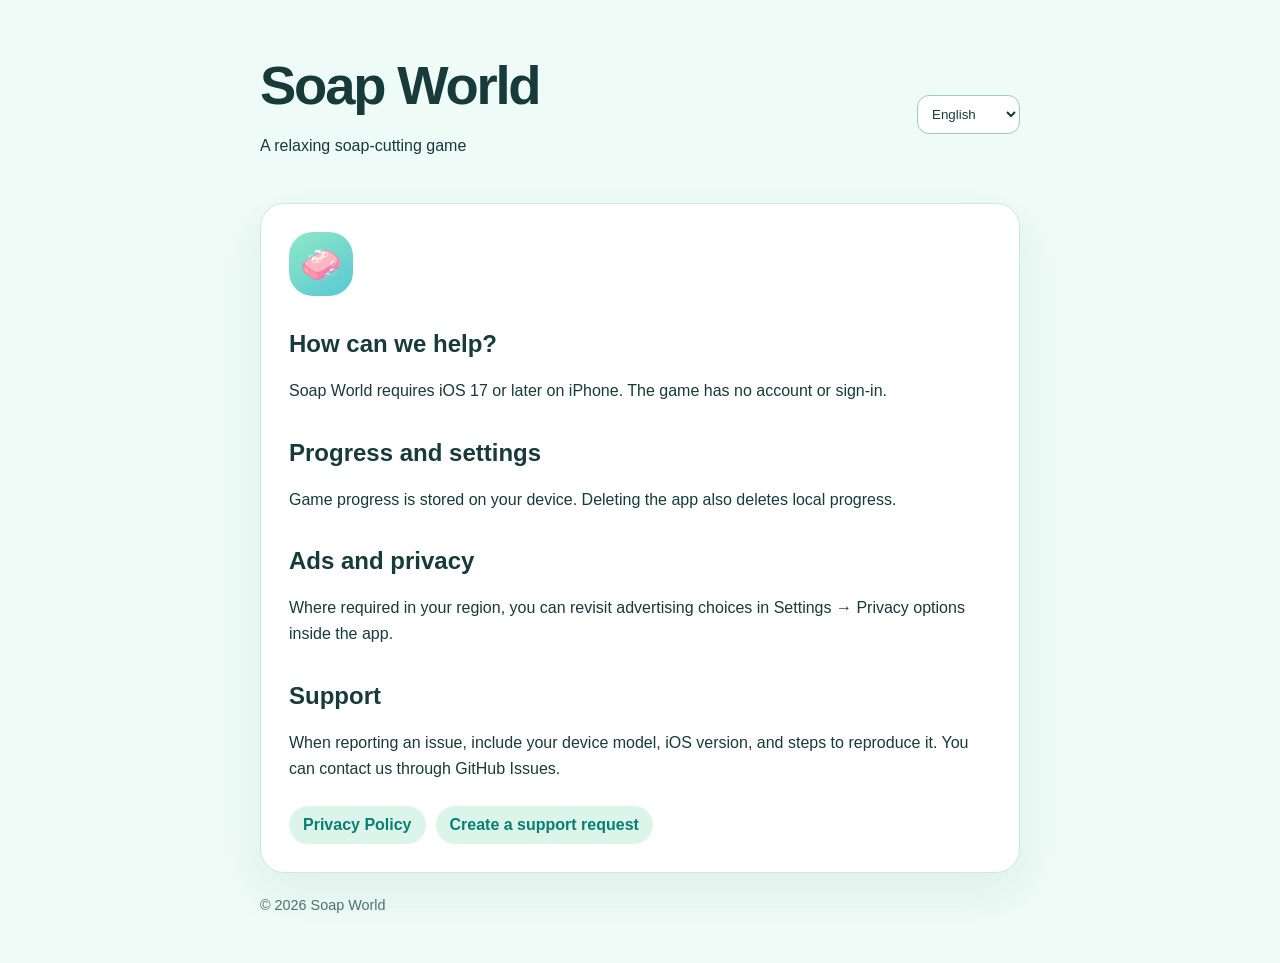
<file: index.html>
<!doctype html>
<html lang="en"><head><meta charset="utf-8"><meta name="viewport" content="width=device-width,initial-scale=1"><title>Soap World Support</title><link rel="stylesheet" href="styles.css"></head>
<body><header><div><h1>Soap World</h1><p data-i18n="tagline"></p></div><select id="language" aria-label="Language"><option value="tr">Türkçe</option><option value="en">English</option><option value="de">Deutsch</option><option value="fr">Français</option><option value="es">Español</option><option value="it">Italiano</option><option value="pt">Português</option><option value="ja">日本語</option><option value="ko">한국어</option><option value="zh">简体中文</option></select></header>
<main class="card"><div class="bubble">🧼</div><h2 data-i18n="title"></h2><p data-i18n="intro"></p><h2 data-i18n="progressTitle"></h2><p data-i18n="progress"></p><h2 data-i18n="adsTitle"></h2><p data-i18n="ads"></p><h2 data-i18n="contactTitle"></h2><p data-i18n="contact"></p><nav><a href="privacy.html" data-i18n="privacy"></a><a href="https://github.com/sahinlokman/soap-world-support/issues" data-i18n="issues"></a></nav></main>
<footer>© 2026 Soap World</footer>
<script>window.PAGE_TRANSLATIONS={
tr:{tagline:"Rahatlatıcı sabun kesme oyunu",title:"Nasıl yardımcı olabiliriz?",intro:"Soap World iPhone'da iOS 17 veya daha yeni bir sürüm gerektirir. Oyunda hesap veya oturum açma bulunmaz.",progressTitle:"İlerleme ve ayarlar",progress:"Oyun ilerlemesi cihazınızda saklanır. Uygulamayı silmek yerel ilerlemeyi de siler.",adsTitle:"Reklam ve gizlilik",ads:"Reklam tercihleri, bölgenizde gerektiğinde uygulamadaki Ayarlar → Gizlilik seçenekleri bölümünden değiştirilebilir.",contactTitle:"Destek",contact:"Bir sorun bildirirken cihaz modelinizi, iOS sürümünüzü ve sorunu yeniden oluşturan adımları ekleyin. GitHub Issues üzerinden bize ulaşabilirsiniz.",privacy:"Gizlilik Politikası",issues:"Destek talebi oluştur"},
en:{tagline:"A relaxing soap-cutting game",title:"How can we help?",intro:"Soap World requires iOS 17 or later on iPhone. The game has no account or sign-in.",progressTitle:"Progress and settings",progress:"Game progress is stored on your device. Deleting the app also deletes local progress.",adsTitle:"Ads and privacy",ads:"Where required in your region, you can revisit advertising choices in Settings → Privacy options inside the app.",contactTitle:"Support",contact:"When reporting an issue, include your device model, iOS version, and steps to reproduce it. You can contact us through GitHub Issues.",privacy:"Privacy Policy",issues:"Create a support request"},
de:{tagline:"Ein entspannendes Seifenschneidespiel",title:"Wie können wir helfen?",intro:"Soap World erfordert iOS 17 oder neuer auf dem iPhone. Das Spiel benötigt kein Konto und keine Anmeldung.",progressTitle:"Fortschritt und Einstellungen",progress:"Der Spielfortschritt wird auf deinem Gerät gespeichert. Beim Löschen der App wird auch der lokale Fortschritt gelöscht.",adsTitle:"Werbung und Datenschutz",ads:"Soweit in deiner Region erforderlich, kannst du Werbeoptionen in der App unter Einstellungen → Datenschutzoptionen erneut aufrufen.",contactTitle:"Support",contact:"Nenne bei einer Fehlermeldung Gerätemodell, iOS-Version und Schritte zur Reproduktion. Kontaktiere uns über GitHub Issues.",privacy:"Datenschutzerklärung",issues:"Supportanfrage erstellen"},
fr:{tagline:"Un jeu relaxant de découpe de savon",title:"Comment pouvons-nous vous aider ?",intro:"Soap World nécessite iOS 17 ou une version ultérieure sur iPhone. Aucun compte ni connexion n'est requis.",progressTitle:"Progression et réglages",progress:"La progression est enregistrée sur votre appareil. Supprimer l'app efface aussi cette progression locale.",adsTitle:"Publicité et confidentialité",ads:"Lorsque votre région l'exige, vous pouvez revoir vos choix publicitaires dans Réglages → Options de confidentialité.",contactTitle:"Assistance",contact:"Pour signaler un problème, indiquez le modèle de l'appareil, la version d'iOS et les étapes de reproduction. Contactez-nous via GitHub Issues.",privacy:"Politique de confidentialité",issues:"Créer une demande"},
es:{tagline:"Un relajante juego de cortar jabón",title:"¿Cómo podemos ayudarte?",intro:"Soap World requiere iOS 17 o posterior en iPhone. El juego no necesita cuenta ni inicio de sesión.",progressTitle:"Progreso y ajustes",progress:"El progreso se guarda en tu dispositivo. Al eliminar la app también se elimina el progreso local.",adsTitle:"Anuncios y privacidad",ads:"Cuando sea necesario en tu región, puedes revisar tus opciones de anuncios en Ajustes → Opciones de privacidad dentro de la app.",contactTitle:"Soporte",contact:"Al informar de un problema, incluye el modelo del dispositivo, la versión de iOS y los pasos para reproducirlo. Contáctanos mediante GitHub Issues.",privacy:"Política de privacidad",issues:"Crear solicitud de soporte"},
it:{tagline:"Un rilassante gioco di taglio del sapone",title:"Come possiamo aiutarti?",intro:"Soap World richiede iOS 17 o versioni successive su iPhone. Il gioco non richiede account o accesso.",progressTitle:"Progressi e impostazioni",progress:"I progressi vengono salvati sul dispositivo. Eliminando l'app si eliminano anche i progressi locali.",adsTitle:"Pubblicità e privacy",ads:"Quando richiesto nella tua area, puoi rivedere le scelte pubblicitarie in Impostazioni → Opzioni privacy nell'app.",contactTitle:"Assistenza",contact:"Quando segnali un problema, includi modello del dispositivo, versione iOS e passaggi per riprodurlo. Contattaci tramite GitHub Issues.",privacy:"Informativa sulla privacy",issues:"Crea una richiesta"},
pt:{tagline:"Um jogo relaxante de cortar sabonete",title:"Como podemos ajudar?",intro:"O Soap World requer iOS 17 ou posterior no iPhone. O jogo não exige conta nem login.",progressTitle:"Progresso e definições",progress:"O progresso é guardado no dispositivo. Eliminar a app também elimina o progresso local.",adsTitle:"Anúncios e privacidade",ads:"Quando exigido na sua região, pode rever as escolhas de publicidade em Definições → Opções de privacidade na app.",contactTitle:"Suporte",contact:"Ao comunicar um problema, inclua o modelo do dispositivo, a versão do iOS e os passos para reproduzi-lo. Contacte-nos através do GitHub Issues.",privacy:"Política de Privacidade",issues:"Criar pedido de suporte"},
ja:{tagline:"リラックスできる石けんカットゲーム",title:"サポート",intro:"Soap World はiPhoneのiOS 17以降が必要です。アカウントやログインは必要ありません。",progressTitle:"進行状況と設定",progress:"進行状況はデバイスに保存されます。アプリを削除するとローカルデータも削除されます。",adsTitle:"広告とプライバシー",ads:"地域で必要な場合、アプリ内の設定 → プライバシーオプションから広告の選択を変更できます。",contactTitle:"お問い合わせ",contact:"問題を報告する際は、機種、iOSバージョン、再現手順をお知らせください。GitHub Issuesからお問い合わせいただけます。",privacy:"プライバシーポリシー",issues:"サポート依頼を作成"},
ko:{tagline:"편안한 비누 자르기 게임",title:"무엇을 도와드릴까요?",intro:"Soap World는 iPhone에서 iOS 17 이상이 필요합니다. 계정이나 로그인은 필요하지 않습니다.",progressTitle:"진행 상황과 설정",progress:"게임 진행 상황은 기기에 저장됩니다. 앱을 삭제하면 로컬 진행 데이터도 삭제됩니다.",adsTitle:"광고 및 개인정보",ads:"지역에서 필요한 경우 앱의 설정 → 개인정보 옵션에서 광고 선택을 다시 확인할 수 있습니다.",contactTitle:"지원",contact:"문제 신고 시 기기 모델, iOS 버전, 재현 단계를 포함해 주세요. GitHub Issues로 문의할 수 있습니다.",privacy:"개인정보 처리방침",issues:"지원 요청 만들기"},
zh:{tagline:"令人放松的切香皂游戏",title:"我们能如何帮助您？",intro:"Soap World 需要 iPhone 运行 iOS 17 或更高版本。游戏无需账户或登录。",progressTitle:"进度和设置",progress:"游戏进度保存在您的设备上。删除应用也会删除本地进度。",adsTitle:"广告与隐私",ads:"如您所在地区有要求，可在应用内的设置 → 隐私选项中重新查看广告选择。",contactTitle:"支持",contact:"报告问题时，请提供设备型号、iOS 版本和复现步骤。您可以通过 GitHub Issues 联系我们。",privacy:"隐私政策",issues:"创建支持请求"}
};</script><script src="app.js"></script></body></html>
</file>
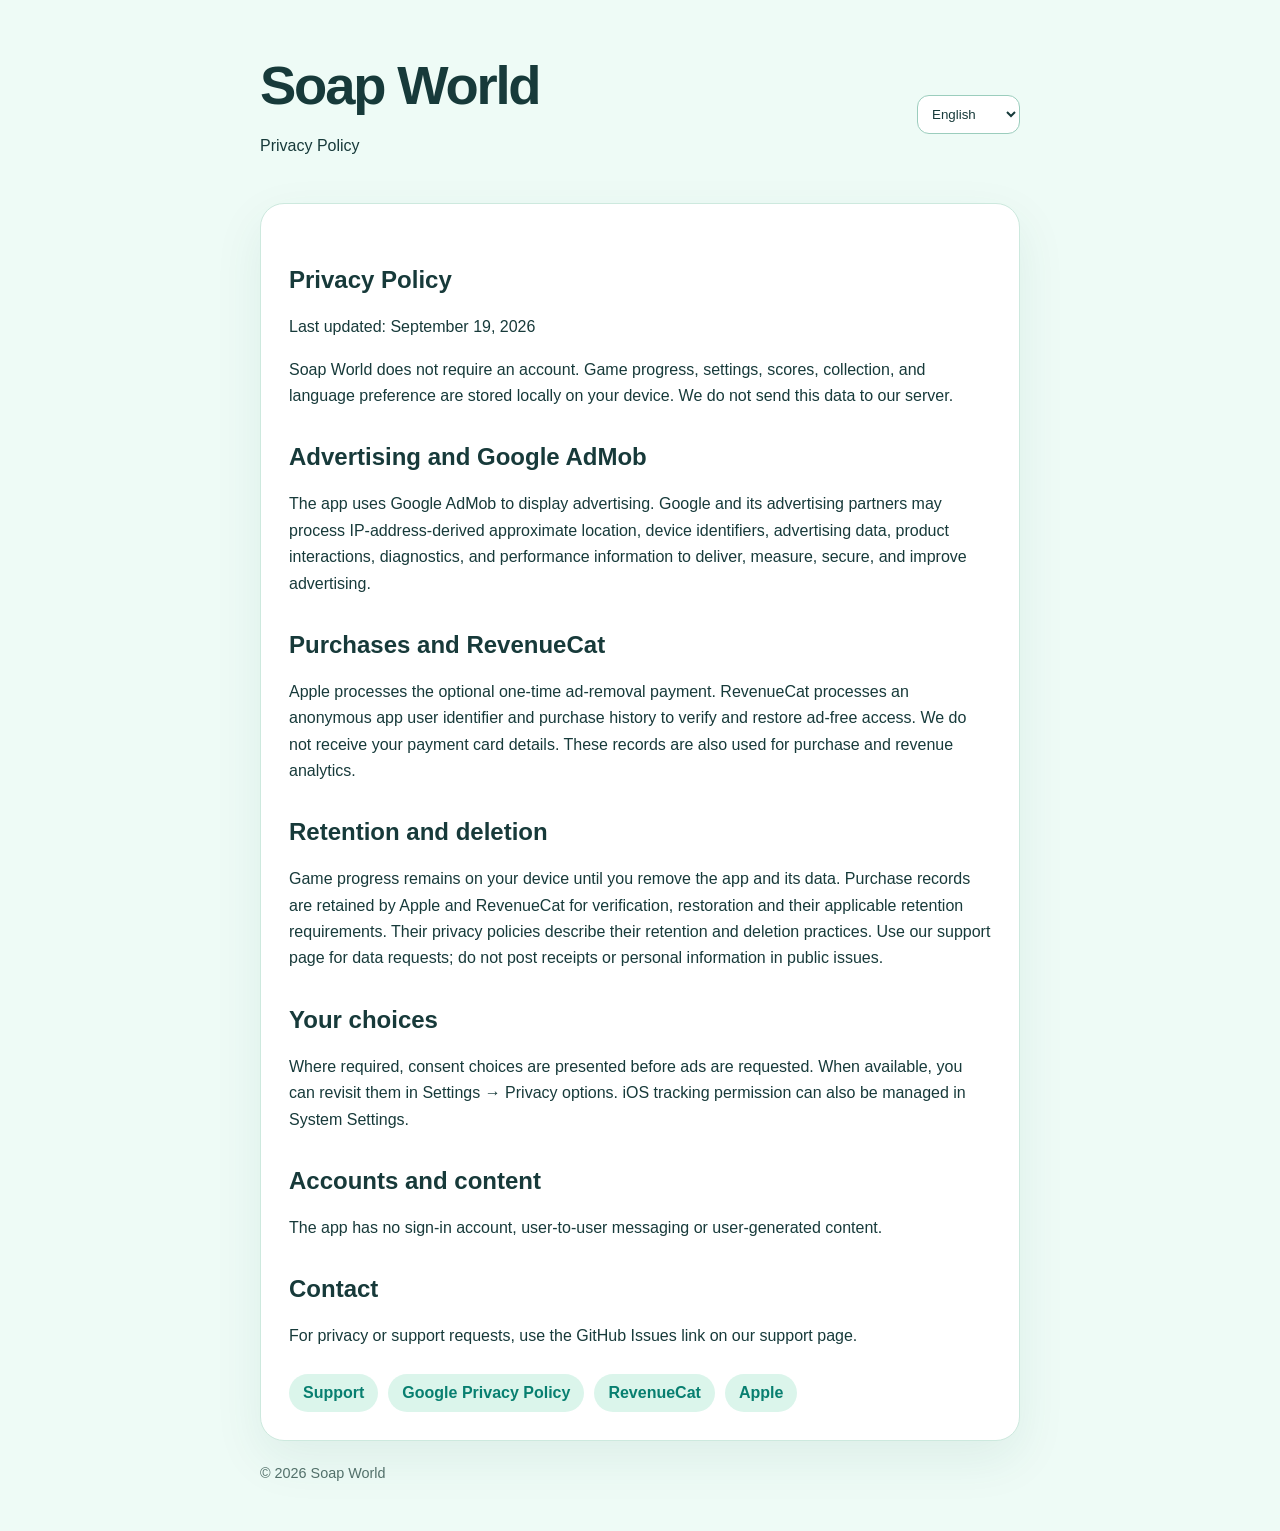
<file: privacy.html>
<!doctype html>
<html lang="en"><head><meta charset="utf-8"><meta name="viewport" content="width=device-width,initial-scale=1"><title>Soap World Privacy Policy</title><link rel="stylesheet" href="styles.css"></head>
<body><header><div><h1>Soap World</h1><p data-i18n="tagline"></p></div><select id="language" aria-label="Language"><option value="tr">Türkçe</option><option value="en">English</option><option value="de">Deutsch</option><option value="fr">Français</option><option value="es">Español</option><option value="it">Italiano</option><option value="pt">Português</option><option value="ja">日本語</option><option value="ko">한국어</option><option value="zh">简体中文</option></select></header>
<main class="card"><h2 data-i18n="title"></h2><p data-i18n="updated"></p><p data-i18n="local"></p><h2 data-i18n="adsTitle"></h2><p data-i18n="ads"></p><h2 data-i18n="purchasesTitle"></h2><p data-i18n="purchases"></p><h2 data-i18n="retentionTitle"></h2><p data-i18n="retention"></p><h2 data-i18n="choicesTitle"></h2><p data-i18n="choices"></p><h2 data-i18n="childrenTitle"></h2><p data-i18n="children"></p><h2 data-i18n="contactTitle"></h2><p data-i18n="contact"></p><nav><a href="index.html" data-i18n="support"></a><a href="https://policies.google.com/privacy" data-i18n="google"></a><a href="https://www.revenuecat.com/privacy">RevenueCat</a><a href="https://www.apple.com/legal/privacy/">Apple</a></nav></main>
<footer>© 2026 Soap World</footer>
<script>window.PAGE_TRANSLATIONS={"tr": {"tagline": "Gizlilik Politikası", "title": "Gizlilik Politikası", "updated": "Son güncelleme: 19 Eylül 2026", "local": "Soap World hesap gerektirmez. Oyun ilerlemesi, ayarlar, skorlar, koleksiyon ve dil tercihi cihazınızda yerel olarak saklanır. Bu veriler tarafımızca bir sunucuya gönderilmez.", "adsTitle": "Reklamlar ve Google AdMob", "ads": "Uygulama reklam göstermek için Google AdMob kullanır. Google ve reklam ortakları; reklam sunma, ölçme, güvenlik ve iyileştirme amaçlarıyla IP adresinden türetilen yaklaşık konum, cihaz tanımlayıcıları, reklam verileri, ürün etkileşimleri, tanılama ve performans bilgilerini işleyebilir.", "choicesTitle": "Seçimleriniz", "choices": "Gerekli bölgelerde reklam talep edilmeden önce izin seçenekleri sunulur. Uygun olduğunda Ayarlar → Gizlilik seçenekleri bölümünden tercihlerinizi tekrar açabilirsiniz. iOS takip izni Sistem Ayarlarından da yönetilebilir.", "childrenTitle": "Hesaplar ve içerik", "children": "Uygulamada giriş hesabı, kullanıcılar arası mesajlaşma veya kullanıcı tarafından oluşturulan içerik bulunmaz.", "contactTitle": "İletişim", "contact": "Gizlilik veya destek talepleri için destek sayfamızdaki GitHub Issues bağlantısını kullanın.", "support": "Destek", "google": "Google Gizlilik Politikası", "purchasesTitle": "Satın almalar ve RevenueCat", "purchases": "İsteğe bağlı tek seferlik reklam kaldırma ödemesini Apple işler. RevenueCat, reklamsız erişimi doğrulamak ve geri yüklemek için anonim uygulama kullanıcı kimliğini ve satın alma geçmişini işler. Ödeme kartı bilgilerinizi almayız. Bu kayıtlar satın alma ve gelir analizi için de kullanılır.", "retentionTitle": "Saklama ve silme", "retention": "Oyun ilerlemesi, uygulamayı ve verilerini silene kadar cihazınızda kalır. Apple ve RevenueCat, doğrulama, geri yükleme ve geçerli saklama yükümlülükleri için satın alma kayıtlarını tutar. Saklama ve silme uygulamaları kendi gizlilik politikalarında açıklanır. Veri talepleri için destek sayfamızı kullanın; herkese açık taleplerde makbuz veya kişisel bilgi paylaşmayın."}, "en": {"tagline": "Privacy Policy", "title": "Privacy Policy", "updated": "Last updated: September 19, 2026", "local": "Soap World does not require an account. Game progress, settings, scores, collection, and language preference are stored locally on your device. We do not send this data to our server.", "adsTitle": "Advertising and Google AdMob", "ads": "The app uses Google AdMob to display advertising. Google and its advertising partners may process IP-address-derived approximate location, device identifiers, advertising data, product interactions, diagnostics, and performance information to deliver, measure, secure, and improve advertising.", "choicesTitle": "Your choices", "choices": "Where required, consent choices are presented before ads are requested. When available, you can revisit them in Settings → Privacy options. iOS tracking permission can also be managed in System Settings.", "childrenTitle": "Accounts and content", "children": "The app has no sign-in account, user-to-user messaging or user-generated content.", "contactTitle": "Contact", "contact": "For privacy or support requests, use the GitHub Issues link on our support page.", "support": "Support", "google": "Google Privacy Policy", "purchasesTitle": "Purchases and RevenueCat", "purchases": "Apple processes the optional one-time ad-removal payment. RevenueCat processes an anonymous app user identifier and purchase history to verify and restore ad-free access. We do not receive your payment card details. These records are also used for purchase and revenue analytics.", "retentionTitle": "Retention and deletion", "retention": "Game progress remains on your device until you remove the app and its data. Purchase records are retained by Apple and RevenueCat for verification, restoration and their applicable retention requirements. Their privacy policies describe their retention and deletion practices. Use our support page for data requests; do not post receipts or personal information in public issues."}, "de": {"tagline": "Datenschutzerklärung", "title": "Datenschutzerklärung", "updated": "Letzte Aktualisierung: 19. September 2026", "local": "Soap World benötigt kein Konto. Fortschritt, Einstellungen, Punktestände, Sammlung und Sprache werden lokal auf deinem Gerät gespeichert und nicht an unseren Server gesendet.", "adsTitle": "Werbung und Google AdMob", "ads": "Die App verwendet Google AdMob. Google und Werbepartner können ungefähren Standort aus der IP-Adresse, Gerätekennungen, Werbedaten, Produktinteraktionen, Diagnose- und Leistungsdaten zur Bereitstellung, Messung, Sicherheit und Verbesserung von Werbung verarbeiten.", "choicesTitle": "Deine Auswahl", "choices": "Wo erforderlich, werden Einwilligungsoptionen vor der Werbeanfrage angezeigt. Du kannst sie gegebenenfalls unter Einstellungen → Datenschutzoptionen erneut aufrufen. Die iOS-Tracking-Erlaubnis lässt sich in den Systemeinstellungen verwalten.", "childrenTitle": "Konten und Inhalte", "children": "Die App hat keine Anmeldekonten, Nachrichten zwischen Nutzern oder nutzergenerierten Inhalte.", "contactTitle": "Kontakt", "contact": "Nutze für Datenschutz- oder Supportanfragen den GitHub-Issues-Link auf unserer Supportseite.", "support": "Support", "google": "Google-Datenschutzerklärung", "purchasesTitle": "Käufe und RevenueCat", "purchases": "Apple verarbeitet den optionalen einmaligen Kauf zur Werbeentfernung. RevenueCat verarbeitet eine anonyme App-Nutzerkennung und den Kaufverlauf, um werbefreien Zugriff zu prüfen und wiederherzustellen. Wir erhalten keine Zahlungskartendaten. Diese Daten werden auch für Kauf- und Umsatzanalysen verwendet.", "retentionTitle": "Speicherung und Löschung", "retention": "Der Spielfortschritt bleibt auf deinem Gerät, bis du die App samt Daten löschst. Apple und RevenueCat speichern Kaufdaten zur Prüfung, Wiederherstellung und gemäß ihren Aufbewahrungspflichten. Ihre Datenschutzerklärungen erläutern Speicherung und Löschung. Nutze unsere Supportseite für Datenanfragen; veröffentliche keine Belege oder persönlichen Angaben."}, "fr": {"tagline": "Politique de confidentialité", "title": "Politique de confidentialité", "updated": "Dernière mise à jour : 19 septembre 2026", "local": "Soap World ne requiert aucun compte. La progression, les réglages, les scores, la collection et la langue sont stockés localement sur votre appareil et ne sont pas envoyés à notre serveur.", "adsTitle": "Publicité et Google AdMob", "ads": "L'app utilise Google AdMob. Google et ses partenaires peuvent traiter la localisation approximative issue de l'adresse IP, les identifiants de l'appareil, les données publicitaires, les interactions, les diagnostics et les performances afin de diffuser, mesurer, sécuriser et améliorer la publicité.", "choicesTitle": "Vos choix", "choices": "Lorsque requis, des choix de consentement sont présentés avant la demande de publicité. Vous pouvez les revoir dans Réglages → Options de confidentialité. L'autorisation de suivi iOS peut aussi être gérée dans les réglages système.", "childrenTitle": "Comptes et contenu", "children": "L’app ne comporte ni compte de connexion, ni messagerie entre utilisateurs, ni contenu créé par les utilisateurs.", "contactTitle": "Contact", "contact": "Pour toute demande de confidentialité ou d'assistance, utilisez le lien GitHub Issues de notre page d'assistance.", "support": "Assistance", "google": "Confidentialité Google", "purchasesTitle": "Achats et RevenueCat", "purchases": "Apple traite l’achat unique facultatif qui supprime les publicités. RevenueCat traite un identifiant anonyme et l’historique des achats pour vérifier et restaurer cet accès. Nous ne recevons pas les données de votre carte bancaire. Ces données servent également à analyser les achats et les revenus.", "retentionTitle": "Conservation et suppression", "retention": "La progression reste sur votre appareil jusqu’à la suppression de l’app et de ses données. Apple et RevenueCat conservent les achats pour leur vérification, leur restauration et leurs obligations de conservation. Consultez leurs politiques de confidentialité. Utilisez notre page d’assistance pour vos demandes ; ne publiez ni reçus ni données personnelles."}, "es": {"tagline": "Política de privacidad", "title": "Política de privacidad", "updated": "Última actualización: 19 de septiembre de 2026", "local": "Soap World no requiere cuenta. El progreso, los ajustes, las puntuaciones, la colección y el idioma se guardan localmente en tu dispositivo y no se envían a nuestro servidor.", "adsTitle": "Publicidad y Google AdMob", "ads": "La app usa Google AdMob. Google y sus socios pueden procesar ubicación aproximada derivada de la IP, identificadores del dispositivo, datos publicitarios, interacciones, diagnósticos y rendimiento para mostrar, medir, proteger y mejorar la publicidad.", "choicesTitle": "Tus opciones", "choices": "Cuando sea necesario, se muestran opciones de consentimiento antes de solicitar anuncios. Puedes revisarlas en Ajustes → Opciones de privacidad. El permiso de seguimiento de iOS también se gestiona en Ajustes del sistema.", "childrenTitle": "Cuentas y contenido", "children": "La app no tiene cuentas de inicio de sesión, mensajes entre usuarios ni contenido generado por usuarios.", "contactTitle": "Contacto", "contact": "Para solicitudes de privacidad o soporte, utiliza el enlace de GitHub Issues de nuestra página de soporte.", "support": "Soporte", "google": "Privacidad de Google", "purchasesTitle": "Compras y RevenueCat", "purchases": "Apple procesa la compra única opcional para eliminar anuncios. RevenueCat procesa un identificador anónimo y el historial de compras para verificar y restaurar el acceso sin anuncios. No recibimos los datos de tu tarjeta. Estos registros también se utilizan para analizar compras e ingresos.", "retentionTitle": "Conservación y eliminación", "retention": "El progreso permanece en el dispositivo hasta que elimines la app y sus datos. Apple y RevenueCat conservan registros de compras para verificarlos, restaurarlos y cumplir sus requisitos de conservación. Consulta sus políticas de privacidad. Usa nuestra página de soporte para solicitar datos; no publiques recibos ni información personal."}, "it": {"tagline": "Informativa sulla privacy", "title": "Informativa sulla privacy", "updated": "Ultimo aggiornamento: 19 settembre 2026", "local": "Soap World non richiede un account. Progressi, impostazioni, punteggi, raccolta e lingua sono archiviati localmente sul dispositivo e non vengono inviati al nostro server.", "adsTitle": "Pubblicità e Google AdMob", "ads": "L'app usa Google AdMob. Google e i partner pubblicitari possono elaborare posizione approssimativa derivata dall'IP, identificatori del dispositivo, dati pubblicitari, interazioni, diagnostica e prestazioni per fornire, misurare, proteggere e migliorare la pubblicità.", "choicesTitle": "Le tue scelte", "choices": "Dove richiesto, le scelte di consenso vengono mostrate prima di richiedere annunci. Puoi rivederle in Impostazioni → Opzioni privacy. Il permesso di tracciamento iOS è gestibile anche nelle Impostazioni di sistema.", "childrenTitle": "Account e contenuti", "children": "L’app non ha account di accesso, messaggi tra utenti o contenuti generati dagli utenti.", "contactTitle": "Contatti", "contact": "Per richieste sulla privacy o di assistenza, usa il link GitHub Issues nella pagina di supporto.", "support": "Supporto", "google": "Privacy di Google", "purchasesTitle": "Acquisti e RevenueCat", "purchases": "Apple elabora l’acquisto unico facoltativo per rimuovere gli annunci. RevenueCat elabora un identificativo anonimo e la cronologia degli acquisti per verificare e ripristinare l’accesso senza pubblicità. Non riceviamo i dati della carta di pagamento. Questi dati vengono utilizzati anche per analizzare acquisti e ricavi.", "retentionTitle": "Conservazione ed eliminazione", "retention": "I progressi restano sul dispositivo fino alla rimozione dell’app e dei suoi dati. Apple e RevenueCat conservano gli acquisti per verifica, ripristino e obblighi di conservazione. Consulta le loro informative sulla privacy. Usa la pagina di supporto per le richieste sui dati; non pubblicare ricevute o dati personali."}, "pt": {"tagline": "Política de Privacidade", "title": "Política de Privacidade", "updated": "Última atualização: 19 de setembro de 2026", "local": "O Soap World não requer conta. Progresso, definições, pontuações, coleção e idioma são guardados localmente no dispositivo e não são enviados ao nosso servidor.", "adsTitle": "Publicidade e Google AdMob", "ads": "A app usa Google AdMob. A Google e parceiros podem processar localização aproximada derivada do IP, identificadores, dados publicitários, interações, diagnósticos e desempenho para apresentar, medir, proteger e melhorar publicidade.", "choicesTitle": "As suas escolhas", "choices": "Quando exigido, as opções de consentimento aparecem antes dos anúncios. Pode revê-las em Definições → Opções de privacidade. A permissão de seguimento iOS também é gerida nas Definições do sistema.", "childrenTitle": "Contas e conteúdo", "children": "O aplicativo não tem contas de acesso, mensagens entre usuários ou conteúdo gerado por usuários.", "contactTitle": "Contacto", "contact": "Para pedidos de privacidade ou suporte, use o link GitHub Issues na nossa página de suporte.", "support": "Suporte", "google": "Privacidade da Google", "purchasesTitle": "Compras e RevenueCat", "purchases": "A Apple processa a compra única opcional para remover anúncios. A RevenueCat processa um identificador anônimo e o histórico de compras para verificar e restaurar o acesso sem anúncios. Não recebemos os dados do seu cartão. Esses registros também são usados para analisar compras e receitas.", "retentionTitle": "Armazenamento e exclusão", "retention": "O progresso permanece no dispositivo até você excluir o aplicativo e seus dados. Apple e RevenueCat mantêm registros de compras para verificação, restauração e suas obrigações de retenção. Consulte as políticas de privacidade delas. Use nossa página de suporte para solicitações de dados; não publique recibos ou informações pessoais."}, "ja": {"tagline": "プライバシーポリシー", "title": "プライバシーポリシー", "updated": "最終更新日：2026年9月19日", "local": "Soap Worldはアカウントを必要としません。進行状況、設定、スコア、コレクション、言語はデバイスに保存され、当方のサーバーには送信されません。", "adsTitle": "広告とGoogle AdMob", "ads": "広告表示にGoogle AdMobを使用します。Googleと広告パートナーは、広告の配信・測定・安全性・改善のため、IPアドレスから得られるおおよその位置、デバイスID、広告データ、操作、診断、パフォーマンス情報を処理する場合があります。", "choicesTitle": "選択肢", "choices": "必要な場合、広告リクエスト前に同意画面を表示します。設定 → プライバシーオプションで再確認できます。iOSのトラッキング許可はシステム設定でも管理できます。", "childrenTitle": "アカウントとコンテンツ", "children": "ログインアカウント、ユーザー間のメッセージ、ユーザー作成コンテンツはありません。", "contactTitle": "お問い合わせ", "contact": "プライバシーまたはサポートのお問い合わせは、サポートページのGitHub Issuesをご利用ください。", "support": "サポート", "google": "Googleプライバシーポリシー", "purchasesTitle": "購入とRevenueCat", "purchases": "広告を削除する任意の1回限りの購入はAppleが処理します。RevenueCatは匿名のアプリユーザーIDと購入履歴を処理し、広告なしのアクセスを確認・復元します。当方はカード情報を受け取りません。これらの記録は購入と収益の分析にも使用されます。", "retentionTitle": "保存と削除", "retention": "進行状況はアプリとデータを削除するまで端末内に保存されます。AppleとRevenueCatは確認、復元、適用される保存要件のため購入記録を保持します。保存と削除については各社のプライバシーポリシーをご確認ください。データに関するご相談はサポートページをご利用ください。公開の投稿に領収書や個人情報を載せないでください。"}, "ko": {"tagline": "개인정보 처리방침", "title": "개인정보 처리방침", "updated": "최종 업데이트: 2026년 9월 19일", "local": "Soap World는 계정이 필요하지 않습니다. 진행 상황, 설정, 점수, 컬렉션, 언어 선택은 기기에 로컬로 저장되며 당사 서버로 전송되지 않습니다.", "adsTitle": "광고 및 Google AdMob", "ads": "앱은 Google AdMob을 사용합니다. Google과 광고 파트너는 광고 제공·측정·보안·개선을 위해 IP 기반 대략적 위치, 기기 식별자, 광고 데이터, 제품 상호작용, 진단 및 성능 정보를 처리할 수 있습니다.", "choicesTitle": "선택권", "choices": "필요한 경우 광고 요청 전 동의 선택이 표시됩니다. 설정 → 개인정보 옵션에서 다시 확인할 수 있으며 iOS 추적 권한은 시스템 설정에서도 관리합니다.", "childrenTitle": "계정 및 콘텐츠", "children": "앱에는 로그인 계정, 사용자 간 메시지 또는 사용자 생성 콘텐츠가 없습니다.", "contactTitle": "문의", "contact": "개인정보 또는 지원 요청은 지원 페이지의 GitHub Issues 링크를 이용해 주세요.", "support": "지원", "google": "Google 개인정보 처리방침", "purchasesTitle": "구매 및 RevenueCat", "purchases": "Apple은 광고 제거를 위한 선택적 일회성 결제를 처리합니다. RevenueCat은 익명 앱 사용자 식별자와 구매 기록을 처리하여 광고 없는 이용 권한을 확인하고 복원합니다. 당사는 결제 카드 정보를 받지 않습니다. 이 기록은 구매 및 수익 분석에도 사용됩니다.", "retentionTitle": "보관 및 삭제", "retention": "진행 상황은 앱과 데이터를 삭제할 때까지 기기에 저장됩니다. Apple과 RevenueCat은 확인, 복원 및 관련 보관 요건을 위해 구매 기록을 보관합니다. 보관과 삭제에 관한 내용은 각 회사의 개인정보 처리방침을 확인하세요. 데이터 요청은 지원 페이지를 이용하세요. 공개 게시물에 영수증이나 개인정보를 올리지 마세요."}, "zh": {"tagline": "隐私政策", "title": "隐私政策", "updated": "最后更新：2026年9月19日", "local": "Soap World 无需账户。游戏进度、设置、分数、收藏和语言偏好仅保存在您的设备上，不会发送到我们的服务器。", "adsTitle": "广告与 Google AdMob", "ads": "应用使用 Google AdMob 展示广告。Google 及广告合作伙伴可能处理由 IP 地址推导的大致位置、设备标识符、广告数据、产品互动、诊断和性能信息，用于提供、衡量、保护和改进广告。", "choicesTitle": "您的选择", "choices": "在需要的地区，请求广告前会显示同意选项。可在设置 → 隐私选项中重新查看。iOS 跟踪权限也可在系统设置中管理。", "childrenTitle": "账户和内容", "children": "应用没有登录账户、用户间消息或用户生成内容。", "contactTitle": "联系方式", "contact": "如有隐私或支持请求，请使用支持页面上的 GitHub Issues 链接。", "support": "支持", "google": "Google 隐私政策", "purchasesTitle": "购买与RevenueCat", "purchases": "Apple处理可选的一次性移除广告付款。RevenueCat处理匿名应用用户标识符和购买记录，以验证和恢复无广告访问权限。我们不会收到您的支付卡信息。这些记录也用于购买和收入分析。", "retentionTitle": "保存与删除", "retention": "游戏进度保存在设备上，直到您删除应用及其数据。Apple和RevenueCat为验证、恢复购买及适用的保留要求保存购买记录。有关保存和删除的说明，请查阅各自的隐私政策。数据请求请通过支持页面联系；不要在公开问题中发布收据或个人信息。"}};</script><script src="app.js"></script></body></html>
</file>
<file: styles.css>
:root { color-scheme: light; font-family: -apple-system, BlinkMacSystemFont, "Segoe UI", sans-serif; color: #173a3a; background: #eefbf6; }
* { box-sizing: border-box; }
body { margin: 0; }
header, main, footer { width: min(760px, calc(100% - 32px)); margin: 0 auto; }
header { padding: 54px 0 28px; display: flex; gap: 18px; align-items: center; justify-content: space-between; }
h1 { margin: 0; font-size: clamp(2rem, 7vw, 3.4rem); letter-spacing: -.04em; }
h2 { margin-top: 34px; }
p, li { line-height: 1.65; }
.card { background: white; border: 1px solid #cde9de; border-radius: 24px; padding: 28px; box-shadow: 0 18px 50px rgba(28, 95, 78, .08); }
.bubble { width: 64px; height: 64px; border-radius: 24px; background: linear-gradient(145deg,#8fe8c6,#58c8d4); display:grid; place-items:center; font-size:34px; }
nav { display:flex; gap:10px; flex-wrap:wrap; margin-top:24px; }
a { color:#087f70; font-weight:650; }
nav a { background:#dbf5eb; padding:10px 14px; border-radius:999px; text-decoration:none; }
select { border:1px solid #9bcdbd; border-radius:12px; padding:10px; background:white; color:inherit; }
footer { padding:24px 0 50px; color:#52706a; font-size:.9rem; }
@media (max-width:560px){ header{align-items:flex-start; flex-direction:column;} .card{padding:22px;} }
</file>
